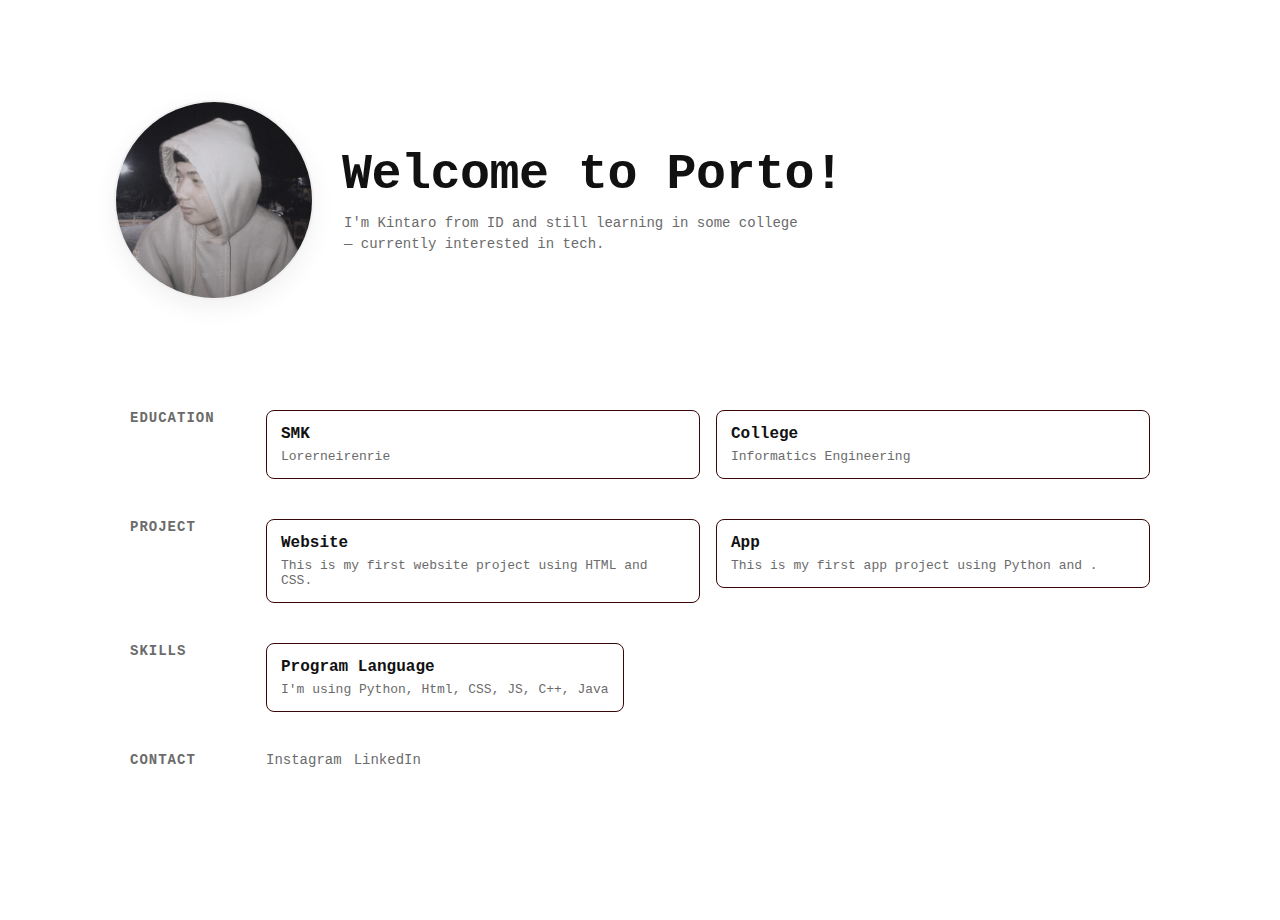
<file: Porto/index.html>
<!DOCTYPE html>
<html lang="en">
  <head>
    <meta charset="UTF-8" />
    <meta name="viewport" content="width=device-width, initial-scale=1.0" />
    <link href="style.css" rel="stylesheet" />
    <title>Porto — Kintaro</title>
  </head>
  <body>
    <header class="greet">
      <div class="photo1">
        <img src="Assets/images.jpg" alt="Kintaro portrait" />
      </div>

      <div class="textg">
        <h1>Welcome to Porto!</h1>
        <p>
          I'm Kintaro from ID and still learning in some college — currently
          interested in tech.
        </p>
      </div>
    </header>

    <main>
      <section id="education" class="education">
        <h2>Education</h2>

        <article class="education-card">
          <div class="education-details">
            <h3>SMK</h3>
            <p>Lorerneirenrie</p>
          </div>
        </article>

        <article class="education-card">
          <div class="education-details">
            <h3>College</h3>
            <p>Informatics Engineering</p>
          </div>
        </article>
      </section>

      <section id="project" class="project">
        <h2>Project</h2>

        <article class="project-card">
          <div class="project-details">
            <a href="project1.html">
              <h3>Website</h3>
              <p>This is my first website project using HTML and CSS.</p>
            </a>
          </div>
        </article>

        <article class="project-card">
          <div class="project-details">
            <h3>App</h3>
            <p>This is my first app project using Python and .</p>
          </div>
        </article>
      </section>
      <section id="skills" class="skills">
        <h2>Skills</h2>
        <div class="skill-detail">
          <article class="project-card">
            <div class="project-details">
              <h3>Program Language</h3>
              <p>I'm using Python, Html, CSS, JS, C++, Java</p>
            </div>
          </article>
        </div>
      </section>

      <section id="contact" class="contact">
        <h2>Contact</h2>
        <ul>
          <a href="https://www.instagram.com/taroqi_/"><li>Instagram</li></a>
          <a href="https://id.linkedin.com/"><li>LinkedIn</li></a>
        </ul>
      </section>
    </main>
  </body>
</html>
</file>
<file: Porto/style.css>
/* ========== Monochrome Minimal — style.css ========== */

/* -- tune these variables to easily change size/spacing -- */
:root{
  --bg: #ffffff;           /* page background */
  --text: #160202;         /* main text */
  --muted: #6b6b6b;        /* secondary text */
  --card: #ffffff;         /* subtle card bg */
  --accent: #111111;       /* headings accent (monochrome) */
  --gap: 20px;
  --container-max: 1100px;
  --avatar-size: 200px;    /* change this to resize the image */
}

/* Reset */
*{ box-sizing: border-box; margin:0; padding:0; font-family: 'JetBrains Mono', monospace; }
html,body{ height:100%; background:var(--bg); color:var(--text); -webkit-font-smoothing:antialiased; }

/* Basic layout */
main{
  max-width:var(--container-max);
  margin: 20px auto;
  padding: 0 20px;
}
a:link {
  color: black; /* Color for unvisited links */
  text-decoration: none; /* Removes underline */
}

a:visited {
  color: grey; /* Color for visited links */
  text-decoration: none;
}

/* ===== Header / Hero ===== */
.greet{
  width:100%;
  min-height: 40vh;
  display:flex;
  align-items:center;        /* vertical center */
  gap:var(--gap);
  padding: 24px;
  max-width:var(--container-max);
  margin: 20px auto 0 auto;
}

/* If you want the photo on the right instead, uncomment next line */
/* .greet { flex-direction: row-reverse; } */

.photo1 img{
  width: var(--avatar-size);
  height: var(--avatar-size);
  object-fit: cover;
  border-radius: 50%;
  display:block;
  box-shadow: 0 8px 24px rgba(0,0,0,0.06);
  border: 2px solid rgba(0,0,0,0.06);
}

/* Text area in header */
.textg h1{
  margin-left: 8px;
  font-size: clamp(24px, 4.2vw, 50px);
  color:var(--accent);
  letter-spacing: -0.5px;
}
.textg p{
  margin-left: 10px;
  margin-top: 10px;
  color: var(--muted);
  max-width: 55ch;
  font-size: 14px;
  line-height: 1.5;
}

/* ===== Sections ===== */
section{
  display:flex;
  gap: 16px;
  align-items:flex-start;
  margin: 20px auto;
  padding: 10px 20px;
  max-width:var(--container-max);
}

section h2{
  width: 120px;
  font-size: 14px;
  color: var(--muted);
  text-transform: uppercase;
  letter-spacing: 1px;
  margin: 0;
  flex-shrink: 0;
}

/* Card-like blocks for items */
.education-card, .project-card{
  background: var(--card);
  border-radius: 8px;
  padding: 14px;
  border: 1px solid rgb(57, 7, 7);
  min-width: 0;
  flex: 1;
}

.education-details h3, .project-details h3{
  margin: 0 0 6px 0;
  color: var(--accent);
  font-size: 16px;
}

.education-details p, .project-details p{
  margin: 0;
  color: var(--muted);
  font-size: 13px;
}

/* Contact */
.contact ul{ list-style:none; display:flex; gap:12px; padding-left:0; margin:0; }
.contact li{ color:var(--muted); font-size:14px; }

/* ===== Responsive ===== */
@media (max-width:880px){
  .greet{
    flex-direction: column;
    text-align: center;
    gap: 12px;
    padding: 20px;
  }
  .textg h1{ margin-left:0; }
  .textg p{ margin-left:0; }
  section{ flex-direction: column; padding: 12px 20px; }
  section h2{ width:100%; margin-bottom:8px; }
}


/* ===== Utilities (optional) ===== */
/* change the avatar size easily: set --avatar-size on :root or inline style on body */
</file>
